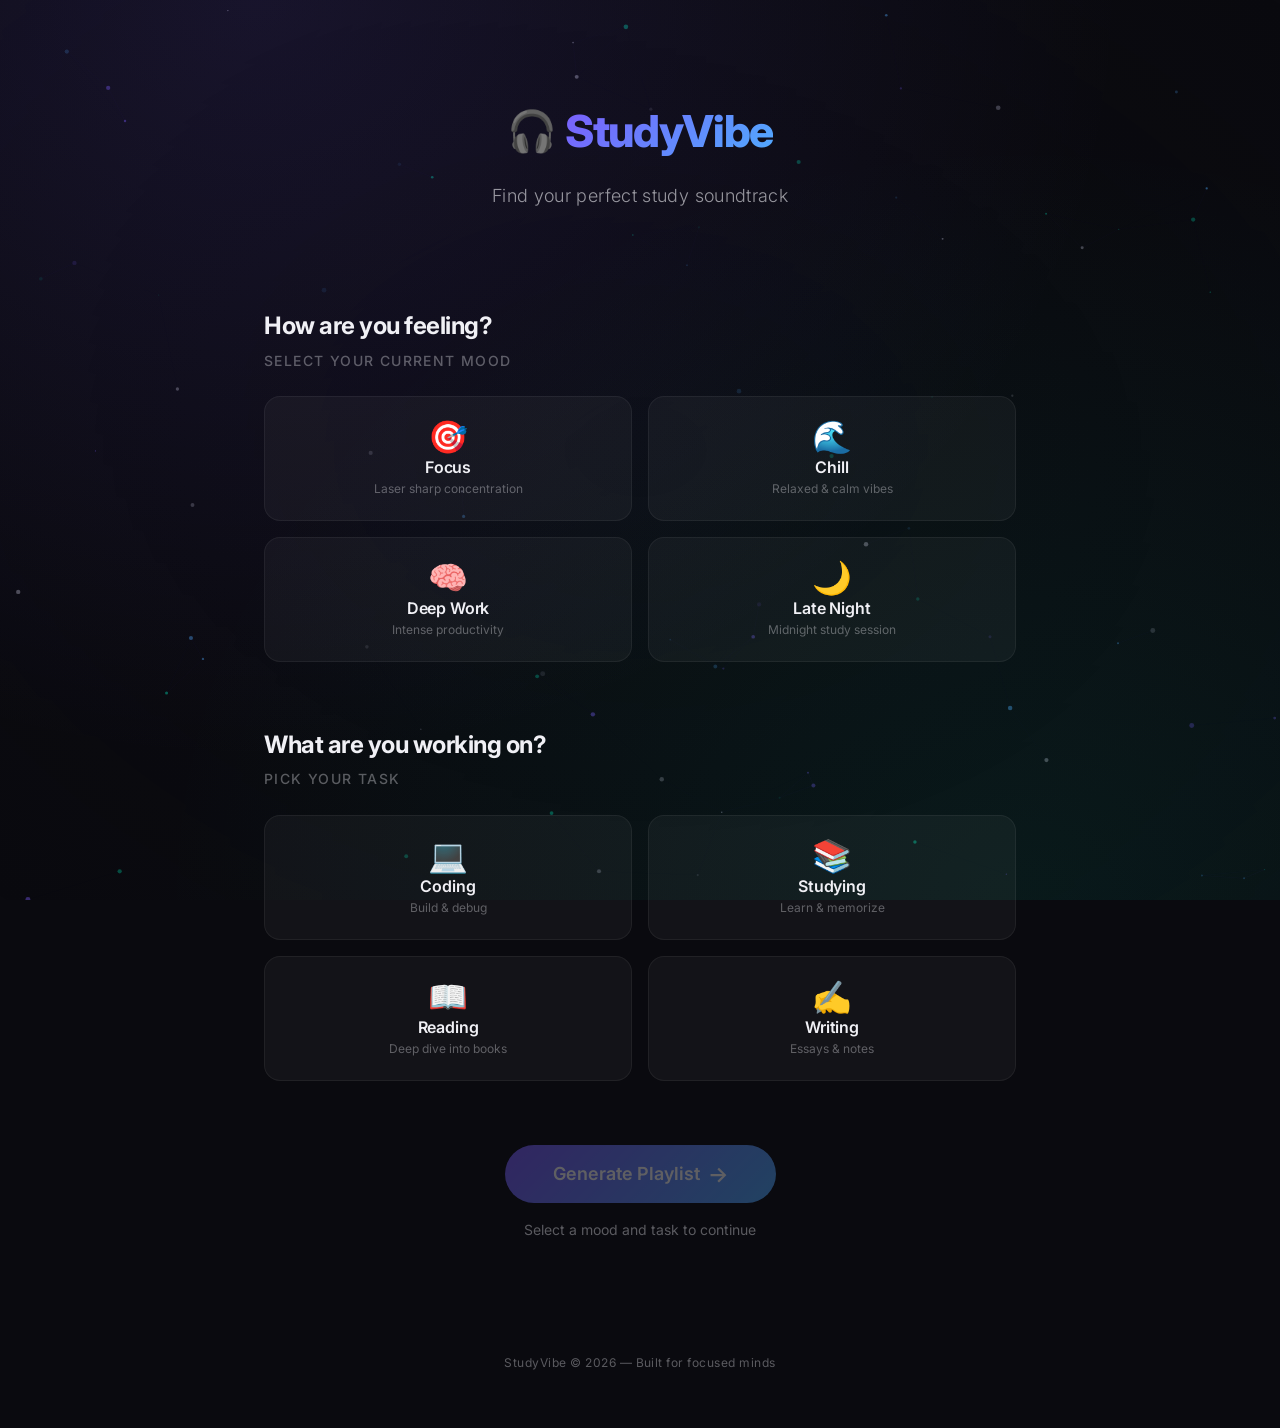
<file: study-mood-music/index.html>
<!DOCTYPE html>
<html lang="en">
<head>
    <meta charset="UTF-8">
    <meta name="viewport" content="width=device-width, initial-scale=1.0">
    <meta name="description" content="Study Mood Music Generator — Select your mood and task to get the perfect study playlist. Focus, chill, deep work, and late night vibes.">
    <title>Study Mood Music Generator</title>

    <!-- Google Fonts: Inter for clean modern typography -->
    <link rel="preconnect" href="https://fonts.googleapis.com">
    <link rel="preconnect" href="https://fonts.gstatic.com" crossorigin>
    <link href="https://fonts.googleapis.com/css2?family=Inter:wght@300;400;500;600;700;800&display=swap" rel="stylesheet">

    <link rel="stylesheet" href="style.css">
</head>
<body>

    <!-- Animated particle canvas background -->
    <canvas id="particle-canvas"></canvas>

    <!-- Gradient overlay for depth -->
    <div class="gradient-overlay"></div>

    <!-- Main application container -->
    <div class="app-container">

        <!-- Header / Hero section -->
        <header class="header" id="header">
            <div class="logo">
                <span class="logo-icon">🎧</span>
                <span class="logo-text">StudyVibe</span>
            </div>
            <p class="tagline">Find your perfect study soundtrack</p>
        </header>

        <!-- Mood Selector Section -->
        <section class="selector-section" id="mood-section">
            <h2 class="section-title">How are you feeling?</h2>
            <p class="section-subtitle">Select your current mood</p>
            <div class="selector-grid" id="mood-grid">
                <button class="selector-btn mood-btn" data-mood="focus" id="mood-focus">
                    <span class="btn-icon">🎯</span>
                    <span class="btn-label">Focus</span>
                    <span class="btn-desc">Laser sharp concentration</span>
                </button>
                <button class="selector-btn mood-btn" data-mood="chill" id="mood-chill">
                    <span class="btn-icon">🌊</span>
                    <span class="btn-label">Chill</span>
                    <span class="btn-desc">Relaxed & calm vibes</span>
                </button>
                <button class="selector-btn mood-btn" data-mood="deepwork" id="mood-deepwork">
                    <span class="btn-icon">🧠</span>
                    <span class="btn-label">Deep Work</span>
                    <span class="btn-desc">Intense productivity</span>
                </button>
                <button class="selector-btn mood-btn" data-mood="latenight" id="mood-latenight">
                    <span class="btn-icon">🌙</span>
                    <span class="btn-label">Late Night</span>
                    <span class="btn-desc">Midnight study session</span>
                </button>
            </div>
        </section>

        <!-- Task Selector Section -->
        <section class="selector-section" id="task-section">
            <h2 class="section-title">What are you working on?</h2>
            <p class="section-subtitle">Pick your task</p>
            <div class="selector-grid" id="task-grid">
                <button class="selector-btn task-btn" data-task="coding" id="task-coding">
                    <span class="btn-icon">💻</span>
                    <span class="btn-label">Coding</span>
                    <span class="btn-desc">Build & debug</span>
                </button>
                <button class="selector-btn task-btn" data-task="studying" id="task-studying">
                    <span class="btn-icon">📚</span>
                    <span class="btn-label">Studying</span>
                    <span class="btn-desc">Learn & memorize</span>
                </button>
                <button class="selector-btn task-btn" data-task="reading" id="task-reading">
                    <span class="btn-icon">📖</span>
                    <span class="btn-label">Reading</span>
                    <span class="btn-desc">Deep dive into books</span>
                </button>
                <button class="selector-btn task-btn" data-task="writing" id="task-writing">
                    <span class="btn-icon">✍️</span>
                    <span class="btn-label">Writing</span>
                    <span class="btn-desc">Essays & notes</span>
                </button>
            </div>
        </section>

        <!-- Generate Button -->
        <div class="generate-section" id="generate-section">
            <button class="generate-btn" id="generate-btn" disabled>
                <span class="generate-btn-text">Generate Playlist</span>
                <span class="generate-btn-icon">→</span>
            </button>
            <p class="generate-hint" id="generate-hint">Select a mood and task to continue</p>
        </div>

        <!-- Loading Animation -->
        <div class="loader-container" id="loader" style="display:none;">
            <div class="loader">
                <div class="loader-bar"></div>
                <div class="loader-bar"></div>
                <div class="loader-bar"></div>
                <div class="loader-bar"></div>
                <div class="loader-bar"></div>
            </div>
            <p class="loader-text">Curating your perfect playlist…</p>
        </div>

        <!-- Playlist Results Section -->
        <section class="playlist-section" id="playlist-section" style="display:none;">
            <div class="playlist-header">
                <h2 class="playlist-title" id="playlist-title"></h2>
                <p class="playlist-meta" id="playlist-meta"></p>
            </div>

            <!-- Embedded Player -->
            <div class="player-container" id="player-container">
                <!-- YouTube iframe injected by JS -->
            </div>

            <!-- Track List -->
            <div class="tracklist" id="tracklist">
                <h3 class="tracklist-title">Recommended Tracks</h3>
                <ul class="tracklist-list" id="tracklist-list">
                    <!-- Track items injected by JS -->
                </ul>
            </div>

            <!-- Action buttons -->
            <div class="playlist-actions">
                <button class="action-btn" id="new-playlist-btn">
                    <span>↻</span> New Playlist
                </button>
            </div>
        </section>

        <!-- Footer -->
        <footer class="footer">
            <p>StudyVibe &copy; 2026 &mdash; Built for focused minds</p>
        </footer>
    </div>

    <script src="script.js"></script>
</body>
</html>
</file>
<file: study-mood-music/style.css>
/* ============================================
   Study Mood Music Generator — style.css
   Dark aesthetic theme with glassmorphism,
   gradient backgrounds, and smooth animations
   ============================================ */

/* ── CSS Custom Properties (Design Tokens) ── */
:root {
    /* Color palette */
    --bg-primary: #0a0a0f;
    --bg-secondary: #12121a;
    --bg-card: rgba(255, 255, 255, 0.04);
    --bg-card-hover: rgba(255, 255, 255, 0.08);
    --bg-card-active: rgba(255, 255, 255, 0.12);

    --text-primary: #f0f0f5;
    --text-secondary: rgba(240, 240, 245, 0.6);
    --text-muted: rgba(240, 240, 245, 0.35);

    --accent-1: #7c5cfc;        /* Purple */
    --accent-2: #00d4aa;        /* Teal */
    --accent-3: #ff6b9d;        /* Pink */
    --accent-4: #4facfe;        /* Blue */

    --gradient-primary: linear-gradient(135deg, var(--accent-1) 0%, var(--accent-4) 100%);
    --gradient-warm: linear-gradient(135deg, var(--accent-3) 0%, #ffa751 100%);
    --gradient-cool: linear-gradient(135deg, var(--accent-2) 0%, var(--accent-4) 100%);
    --gradient-night: linear-gradient(135deg, #667eea 0%, #764ba2 100%);

    --border-subtle: rgba(255, 255, 255, 0.06);
    --border-accent: rgba(124, 92, 252, 0.3);

    --shadow-sm: 0 2px 8px rgba(0, 0, 0, 0.3);
    --shadow-md: 0 8px 32px rgba(0, 0, 0, 0.4);
    --shadow-lg: 0 16px 64px rgba(0, 0, 0, 0.5);
    --shadow-glow: 0 0 40px rgba(124, 92, 252, 0.15);

    /* Typography */
    --font-family: 'Inter', -apple-system, BlinkMacSystemFont, 'Segoe UI', sans-serif;
    --font-size-xs: 0.75rem;
    --font-size-sm: 0.875rem;
    --font-size-base: 1rem;
    --font-size-lg: 1.125rem;
    --font-size-xl: 1.5rem;
    --font-size-2xl: 2rem;
    --font-size-3xl: 2.75rem;

    /* Spacing */
    --space-xs: 0.25rem;
    --space-sm: 0.5rem;
    --space-md: 1rem;
    --space-lg: 1.5rem;
    --space-xl: 2rem;
    --space-2xl: 3rem;
    --space-3xl: 4rem;

    /* Borders */
    --radius-sm: 0.5rem;
    --radius-md: 0.75rem;
    --radius-lg: 1rem;
    --radius-xl: 1.5rem;
    --radius-full: 999px;

    /* Transitions */
    --ease-out: cubic-bezier(0.16, 1, 0.3, 1);
    --ease-bounce: cubic-bezier(0.34, 1.56, 0.64, 1);
    --duration-fast: 150ms;
    --duration-normal: 300ms;
    --duration-slow: 500ms;
}

/* ── Reset & Base ── */
*,
*::before,
*::after {
    margin: 0;
    padding: 0;
    box-sizing: border-box;
}

html {
    scroll-behavior: smooth;
    -webkit-font-smoothing: antialiased;
    -moz-osx-font-smoothing: grayscale;
}

body {
    font-family: var(--font-family);
    background: var(--bg-primary);
    color: var(--text-primary);
    min-height: 100vh;
    overflow-x: hidden;
    line-height: 1.6;
}

/* ── Particle Canvas Background ── */
#particle-canvas {
    position: fixed;
    top: 0;
    left: 0;
    width: 100%;
    height: 100%;
    z-index: 0;
    pointer-events: none;
}

/* Gradient overlay on top of particles for depth */
.gradient-overlay {
    position: fixed;
    top: 0;
    left: 0;
    width: 100%;
    height: 100%;
    z-index: 1;
    pointer-events: none;
    background:
        radial-gradient(ellipse at 20% 0%, rgba(124, 92, 252, 0.12) 0%, transparent 60%),
        radial-gradient(ellipse at 80% 100%, rgba(0, 212, 170, 0.08) 0%, transparent 60%),
        radial-gradient(ellipse at 50% 50%, rgba(10, 10, 15, 0.4) 0%, transparent 100%);
}

/* ── App Container ── */
.app-container {
    position: relative;
    z-index: 2;
    max-width: 800px;
    margin: 0 auto;
    padding: var(--space-xl) var(--space-lg);
    min-height: 100vh;
    display: flex;
    flex-direction: column;
    gap: var(--space-3xl);
}

/* ── Header ── */
.header {
    text-align: center;
    padding: var(--space-3xl) 0 var(--space-xl);
    animation: fadeInDown 0.8s var(--ease-out) both;
}

.logo {
    display: flex;
    align-items: center;
    justify-content: center;
    gap: var(--space-sm);
    margin-bottom: var(--space-md);
}

.logo-icon {
    font-size: 2.5rem;
    animation: pulse 3s ease-in-out infinite;
}

.logo-text {
    font-size: var(--font-size-3xl);
    font-weight: 800;
    background: var(--gradient-primary);
    -webkit-background-clip: text;
    -webkit-text-fill-color: transparent;
    background-clip: text;
    letter-spacing: -0.03em;
}

.tagline {
    font-size: var(--font-size-lg);
    color: var(--text-secondary);
    font-weight: 300;
    letter-spacing: 0.02em;
}

/* ── Section Titles ── */
.section-title {
    font-size: var(--font-size-xl);
    font-weight: 700;
    margin-bottom: var(--space-xs);
    letter-spacing: -0.02em;
}

.section-subtitle {
    font-size: var(--font-size-sm);
    color: var(--text-muted);
    margin-bottom: var(--space-lg);
    text-transform: uppercase;
    letter-spacing: 0.1em;
    font-weight: 500;
}

/* ── Selector Sections ── */
.selector-section {
    animation: fadeInUp 0.6s var(--ease-out) both;
}

#mood-section {
    animation-delay: 0.1s;
}

#task-section {
    animation-delay: 0.2s;
}

.selector-grid {
    display: grid;
    grid-template-columns: repeat(2, 1fr);
    gap: var(--space-md);
}

/* ── Selector Buttons (Mood & Task) ── */
.selector-btn {
    position: relative;
    display: flex;
    flex-direction: column;
    align-items: center;
    justify-content: center;
    gap: var(--space-xs);
    padding: var(--space-lg) var(--space-md);
    background: var(--bg-card);
    border: 1px solid var(--border-subtle);
    border-radius: var(--radius-lg);
    cursor: pointer;
    transition: all var(--duration-normal) var(--ease-out);
    color: var(--text-primary);
    font-family: var(--font-family);
    overflow: hidden;
    outline: none;
}

/* Glow effect behind button on hover */
.selector-btn::before {
    content: '';
    position: absolute;
    inset: 0;
    border-radius: var(--radius-lg);
    opacity: 0;
    transition: opacity var(--duration-normal) var(--ease-out);
    z-index: -1;
}

/* Each mood gets a unique gradient glow */
[data-mood="focus"]::before    { background: linear-gradient(135deg, rgba(124,92,252,0.15), rgba(79,172,254,0.1)); }
[data-mood="chill"]::before    { background: linear-gradient(135deg, rgba(0,212,170,0.15), rgba(79,172,254,0.1)); }
[data-mood="deepwork"]::before { background: linear-gradient(135deg, rgba(255,107,157,0.15), rgba(255,167,81,0.1)); }
[data-mood="latenight"]::before { background: linear-gradient(135deg, rgba(102,126,234,0.15), rgba(118,75,162,0.1)); }

[data-task="coding"]::before   { background: linear-gradient(135deg, rgba(124,92,252,0.15), rgba(0,212,170,0.1)); }
[data-task="studying"]::before { background: linear-gradient(135deg, rgba(79,172,254,0.15), rgba(124,92,252,0.1)); }
[data-task="reading"]::before  { background: linear-gradient(135deg, rgba(255,167,81,0.15), rgba(255,107,157,0.1)); }
[data-task="writing"]::before  { background: linear-gradient(135deg, rgba(0,212,170,0.15), rgba(79,172,254,0.1)); }

.selector-btn:hover {
    background: var(--bg-card-hover);
    border-color: var(--border-accent);
    transform: translateY(-2px);
    box-shadow: var(--shadow-glow);
}

.selector-btn:hover::before {
    opacity: 1;
}

.selector-btn:active {
    transform: translateY(0);
}

/* Selected state */
.selector-btn.selected {
    background: var(--bg-card-active);
    border-color: var(--accent-1);
    box-shadow: var(--shadow-glow), inset 0 0 0 1px rgba(124, 92, 252, 0.2);
}

.selector-btn.selected::before {
    opacity: 1;
}

/* Selected ring indicator */
.selector-btn.selected::after {
    content: '✓';
    position: absolute;
    top: var(--space-sm);
    right: var(--space-sm);
    width: 22px;
    height: 22px;
    border-radius: var(--radius-full);
    background: var(--accent-1);
    color: white;
    font-size: 11px;
    display: flex;
    align-items: center;
    justify-content: center;
    animation: scaleIn 0.3s var(--ease-bounce) both;
}

.btn-icon {
    font-size: 2rem;
    line-height: 1;
    transition: transform var(--duration-normal) var(--ease-bounce);
}

.selector-btn:hover .btn-icon {
    transform: scale(1.15);
}

.btn-label {
    font-size: var(--font-size-base);
    font-weight: 600;
    letter-spacing: -0.01em;
}

.btn-desc {
    font-size: var(--font-size-xs);
    color: var(--text-muted);
    font-weight: 400;
}

/* ── Generate Button ── */
.generate-section {
    text-align: center;
    animation: fadeInUp 0.6s var(--ease-out) 0.3s both;
}

.generate-btn {
    position: relative;
    display: inline-flex;
    align-items: center;
    gap: var(--space-sm);
    padding: var(--space-md) var(--space-2xl);
    font-family: var(--font-family);
    font-size: var(--font-size-lg);
    font-weight: 600;
    color: white;
    background: var(--gradient-primary);
    border: none;
    border-radius: var(--radius-full);
    cursor: pointer;
    transition: all var(--duration-normal) var(--ease-out);
    box-shadow: 0 4px 20px rgba(124, 92, 252, 0.3);
    overflow: hidden;
    outline: none;
}

.generate-btn::before {
    content: '';
    position: absolute;
    inset: 0;
    background: linear-gradient(135deg, rgba(255,255,255,0.2) 0%, transparent 60%);
    opacity: 0;
    transition: opacity var(--duration-fast);
}

.generate-btn:hover:not(:disabled)::before {
    opacity: 1;
}

.generate-btn:hover:not(:disabled) {
    transform: translateY(-2px) scale(1.02);
    box-shadow: 0 8px 32px rgba(124, 92, 252, 0.45);
}

.generate-btn:active:not(:disabled) {
    transform: translateY(0) scale(0.98);
}

.generate-btn:disabled {
    opacity: 0.35;
    cursor: not-allowed;
    box-shadow: none;
}

.generate-btn-icon {
    transition: transform var(--duration-normal) var(--ease-out);
    font-size: 1.2em;
}

.generate-btn:hover:not(:disabled) .generate-btn-icon {
    transform: translateX(4px);
}

.generate-hint {
    margin-top: var(--space-md);
    font-size: var(--font-size-sm);
    color: var(--text-muted);
    transition: opacity var(--duration-normal);
}

.generate-hint.ready {
    color: var(--accent-2);
}

/* ── Loading Animation ── */
.loader-container {
    text-align: center;
    padding: var(--space-3xl) 0;
    animation: fadeIn 0.4s var(--ease-out) both;
}

.loader {
    display: flex;
    align-items: flex-end;
    justify-content: center;
    gap: 6px;
    height: 50px;
    margin-bottom: var(--space-lg);
}

.loader-bar {
    width: 8px;
    border-radius: var(--radius-full);
    background: var(--gradient-primary);
    animation: loaderPulse 1s ease-in-out infinite;
}

.loader-bar:nth-child(1) { height: 20px; animation-delay: 0s; }
.loader-bar:nth-child(2) { height: 35px; animation-delay: 0.1s; }
.loader-bar:nth-child(3) { height: 50px; animation-delay: 0.2s; }
.loader-bar:nth-child(4) { height: 35px; animation-delay: 0.3s; }
.loader-bar:nth-child(5) { height: 20px; animation-delay: 0.4s; }

.loader-text {
    color: var(--text-secondary);
    font-size: var(--font-size-sm);
    font-weight: 500;
    letter-spacing: 0.02em;
}

/* ── Playlist Section ── */
.playlist-section {
    animation: fadeInUp 0.7s var(--ease-out) both;
}

.playlist-header {
    text-align: center;
    margin-bottom: var(--space-xl);
}

.playlist-title {
    font-size: var(--font-size-2xl);
    font-weight: 800;
    letter-spacing: -0.03em;
    background: var(--gradient-primary);
    -webkit-background-clip: text;
    -webkit-text-fill-color: transparent;
    background-clip: text;
    margin-bottom: var(--space-xs);
}

.playlist-meta {
    font-size: var(--font-size-sm);
    color: var(--text-muted);
}

/* ── Embedded Player ── */
.player-container {
    position: relative;
    width: 100%;
    border-radius: var(--radius-xl);
    overflow: hidden;
    background: var(--bg-secondary);
    border: 1px solid var(--border-subtle);
    box-shadow: var(--shadow-lg);
    margin-bottom: var(--space-2xl);
    /* 16:9 aspect ratio container */
    aspect-ratio: 16 / 9;
}

.player-container iframe {
    position: absolute;
    top: 0;
    left: 0;
    width: 100%;
    height: 100%;
    border: none;
}

/* ── Track List ── */
.tracklist {
    background: var(--bg-card);
    border: 1px solid var(--border-subtle);
    border-radius: var(--radius-xl);
    padding: var(--space-xl);
    backdrop-filter: blur(16px);
    -webkit-backdrop-filter: blur(16px);
}

.tracklist-title {
    font-size: var(--font-size-base);
    font-weight: 600;
    color: var(--text-secondary);
    text-transform: uppercase;
    letter-spacing: 0.08em;
    margin-bottom: var(--space-lg);
    font-size: var(--font-size-xs);
}

.tracklist-list {
    list-style: none;
    display: flex;
    flex-direction: column;
    gap: var(--space-xs);
}

.track-item {
    display: flex;
    align-items: center;
    gap: var(--space-md);
    padding: var(--space-sm) var(--space-md);
    border-radius: var(--radius-md);
    transition: background var(--duration-fast) var(--ease-out);
    animation: fadeInUp 0.4s var(--ease-out) both;
}

.track-item:hover {
    background: var(--bg-card-hover);
}

.track-number {
    font-size: var(--font-size-sm);
    color: var(--text-muted);
    font-weight: 600;
    min-width: 24px;
    text-align: center;
    font-variant-numeric: tabular-nums;
}

.track-info {
    flex: 1;
    min-width: 0;
}

.track-name {
    font-size: var(--font-size-base);
    font-weight: 500;
    color: var(--text-primary);
    white-space: nowrap;
    overflow: hidden;
    text-overflow: ellipsis;
}

.track-artist {
    font-size: var(--font-size-xs);
    color: var(--text-muted);
    white-space: nowrap;
    overflow: hidden;
    text-overflow: ellipsis;
}

.track-duration {
    font-size: var(--font-size-sm);
    color: var(--text-muted);
    font-variant-numeric: tabular-nums;
    font-weight: 500;
}

/* ── Playlist Actions ── */
.playlist-actions {
    display: flex;
    justify-content: center;
    gap: var(--space-md);
    margin-top: var(--space-xl);
}

.action-btn {
    display: inline-flex;
    align-items: center;
    gap: var(--space-sm);
    padding: var(--space-sm) var(--space-lg);
    background: var(--bg-card);
    border: 1px solid var(--border-subtle);
    border-radius: var(--radius-full);
    color: var(--text-secondary);
    font-family: var(--font-family);
    font-size: var(--font-size-sm);
    font-weight: 500;
    cursor: pointer;
    transition: all var(--duration-normal) var(--ease-out);
    outline: none;
}

.action-btn:hover {
    background: var(--bg-card-hover);
    color: var(--text-primary);
    border-color: var(--border-accent);
    transform: translateY(-1px);
}

/* ── Footer ── */
.footer {
    text-align: center;
    padding: var(--space-2xl) 0 var(--space-lg);
    margin-top: auto;
}

.footer p {
    font-size: var(--font-size-xs);
    color: var(--text-muted);
    letter-spacing: 0.04em;
}

/* ── Keyframe Animations ── */
@keyframes fadeIn {
    from { opacity: 0; }
    to   { opacity: 1; }
}

@keyframes fadeInUp {
    from {
        opacity: 0;
        transform: translateY(20px);
    }
    to {
        opacity: 1;
        transform: translateY(0);
    }
}

@keyframes fadeInDown {
    from {
        opacity: 0;
        transform: translateY(-20px);
    }
    to {
        opacity: 1;
        transform: translateY(0);
    }
}

@keyframes scaleIn {
    from {
        opacity: 0;
        transform: scale(0.5);
    }
    to {
        opacity: 1;
        transform: scale(1);
    }
}

@keyframes pulse {
    0%, 100% { transform: scale(1); }
    50%      { transform: scale(1.08); }
}

@keyframes loaderPulse {
    0%, 100% {
        transform: scaleY(0.4);
        opacity: 0.5;
    }
    50% {
        transform: scaleY(1);
        opacity: 1;
    }
}

/* ── Responsive Design ── */
@media (max-width: 600px) {
    .app-container {
        padding: var(--space-md);
        gap: var(--space-2xl);
    }

    .logo-text {
        font-size: var(--font-size-2xl);
    }

    .tagline {
        font-size: var(--font-size-base);
    }

    .selector-grid {
        grid-template-columns: 1fr 1fr;
        gap: var(--space-sm);
    }

    .selector-btn {
        padding: var(--space-md) var(--space-sm);
    }

    .btn-icon {
        font-size: 1.5rem;
    }

    .btn-desc {
        display: none;
    }

    .generate-btn {
        padding: var(--space-md) var(--space-xl);
        font-size: var(--font-size-base);
    }

    .playlist-title {
        font-size: var(--font-size-xl);
    }

    .tracklist {
        padding: var(--space-md);
    }
}

@media (max-width: 380px) {
    .selector-grid {
        grid-template-columns: 1fr;
    }
}

/* ── Utility: hidden with animation ── */
.hidden-animated {
    opacity: 0;
    transform: translateY(20px);
    pointer-events: none;
    transition: all var(--duration-slow) var(--ease-out);
}

/* ── Selection highlight for accessibility ── */
::selection {
    background: rgba(124, 92, 252, 0.3);
    color: var(--text-primary);
}

/* ── Focus visible for keyboard navigation ── */
:focus-visible {
    outline: 2px solid var(--accent-1);
    outline-offset: 2px;
}

/* ── Scrollbar styling ── */
::-webkit-scrollbar {
    width: 6px;
}

::-webkit-scrollbar-track {
    background: transparent;
}

::-webkit-scrollbar-thumb {
    background: rgba(255, 255, 255, 0.1);
    border-radius: var(--radius-full);
}

::-webkit-scrollbar-thumb:hover {
    background: rgba(255, 255, 255, 0.2);
}
</file>
